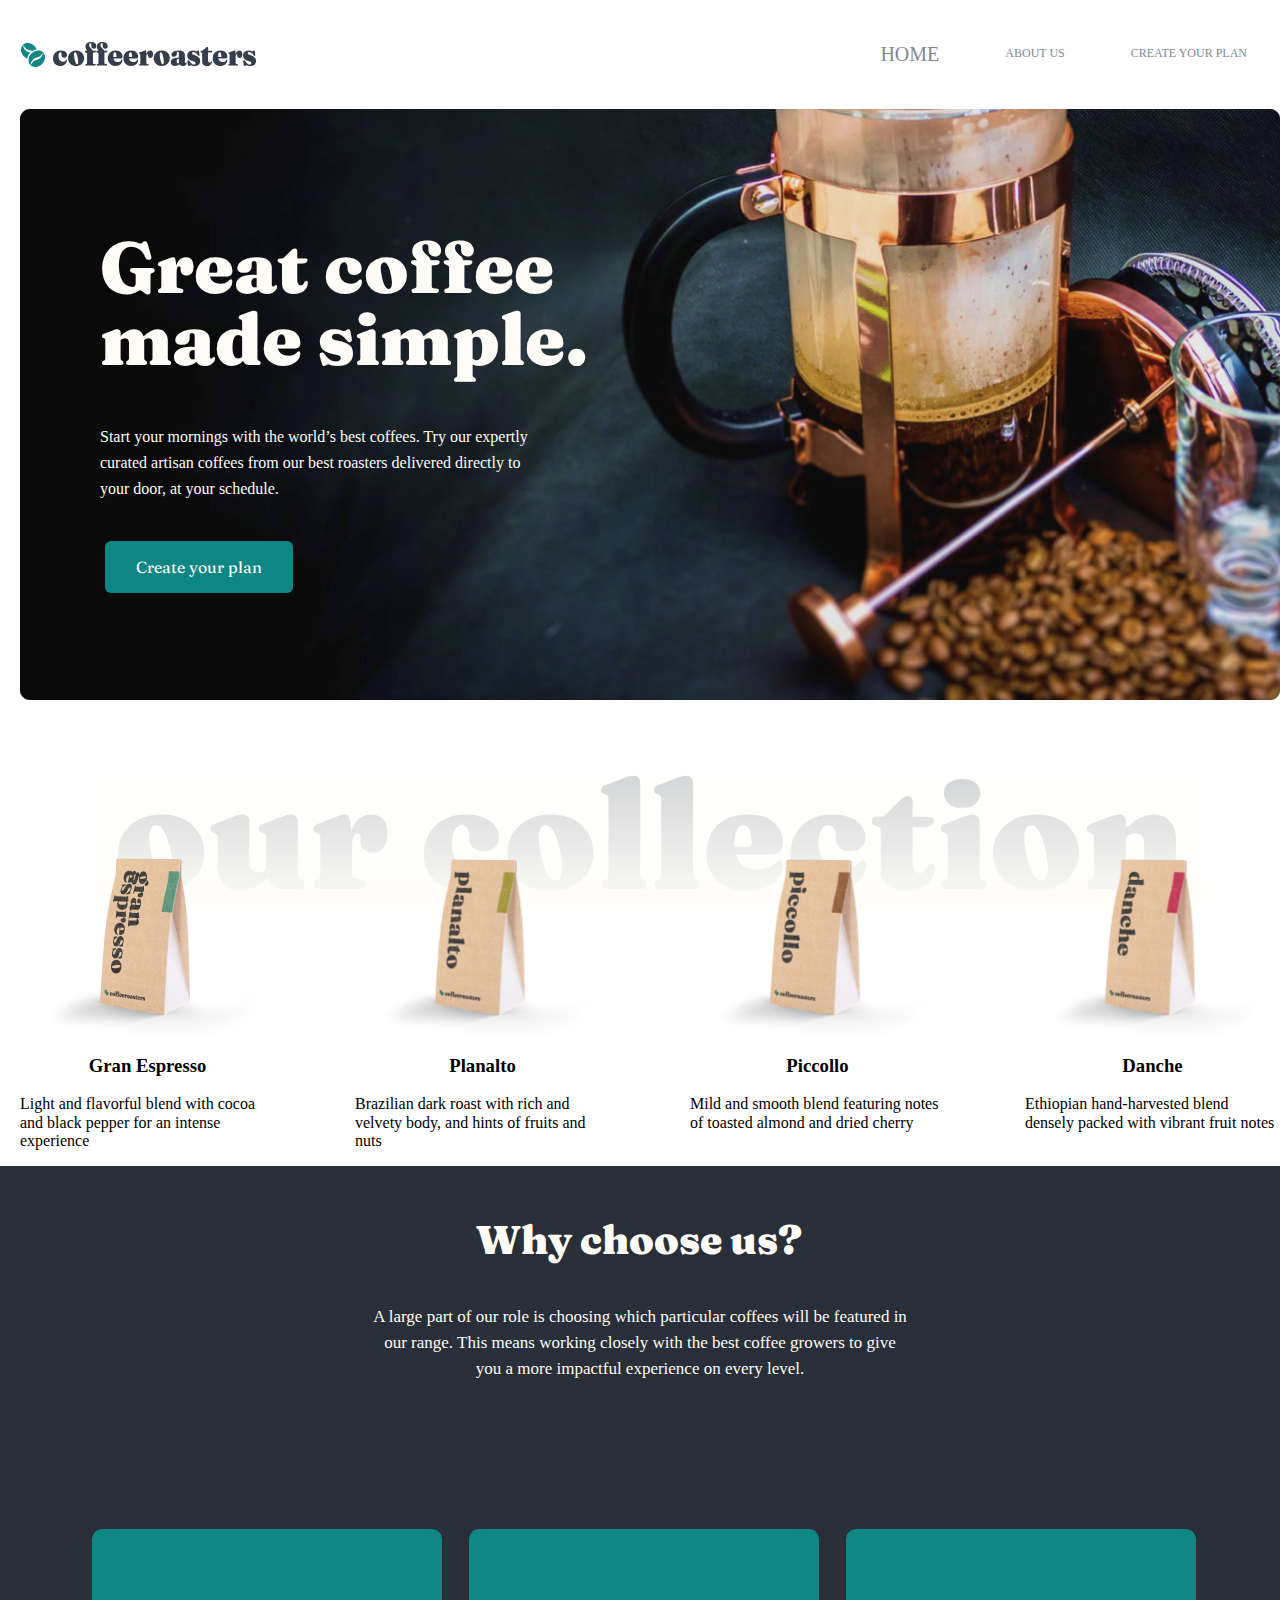
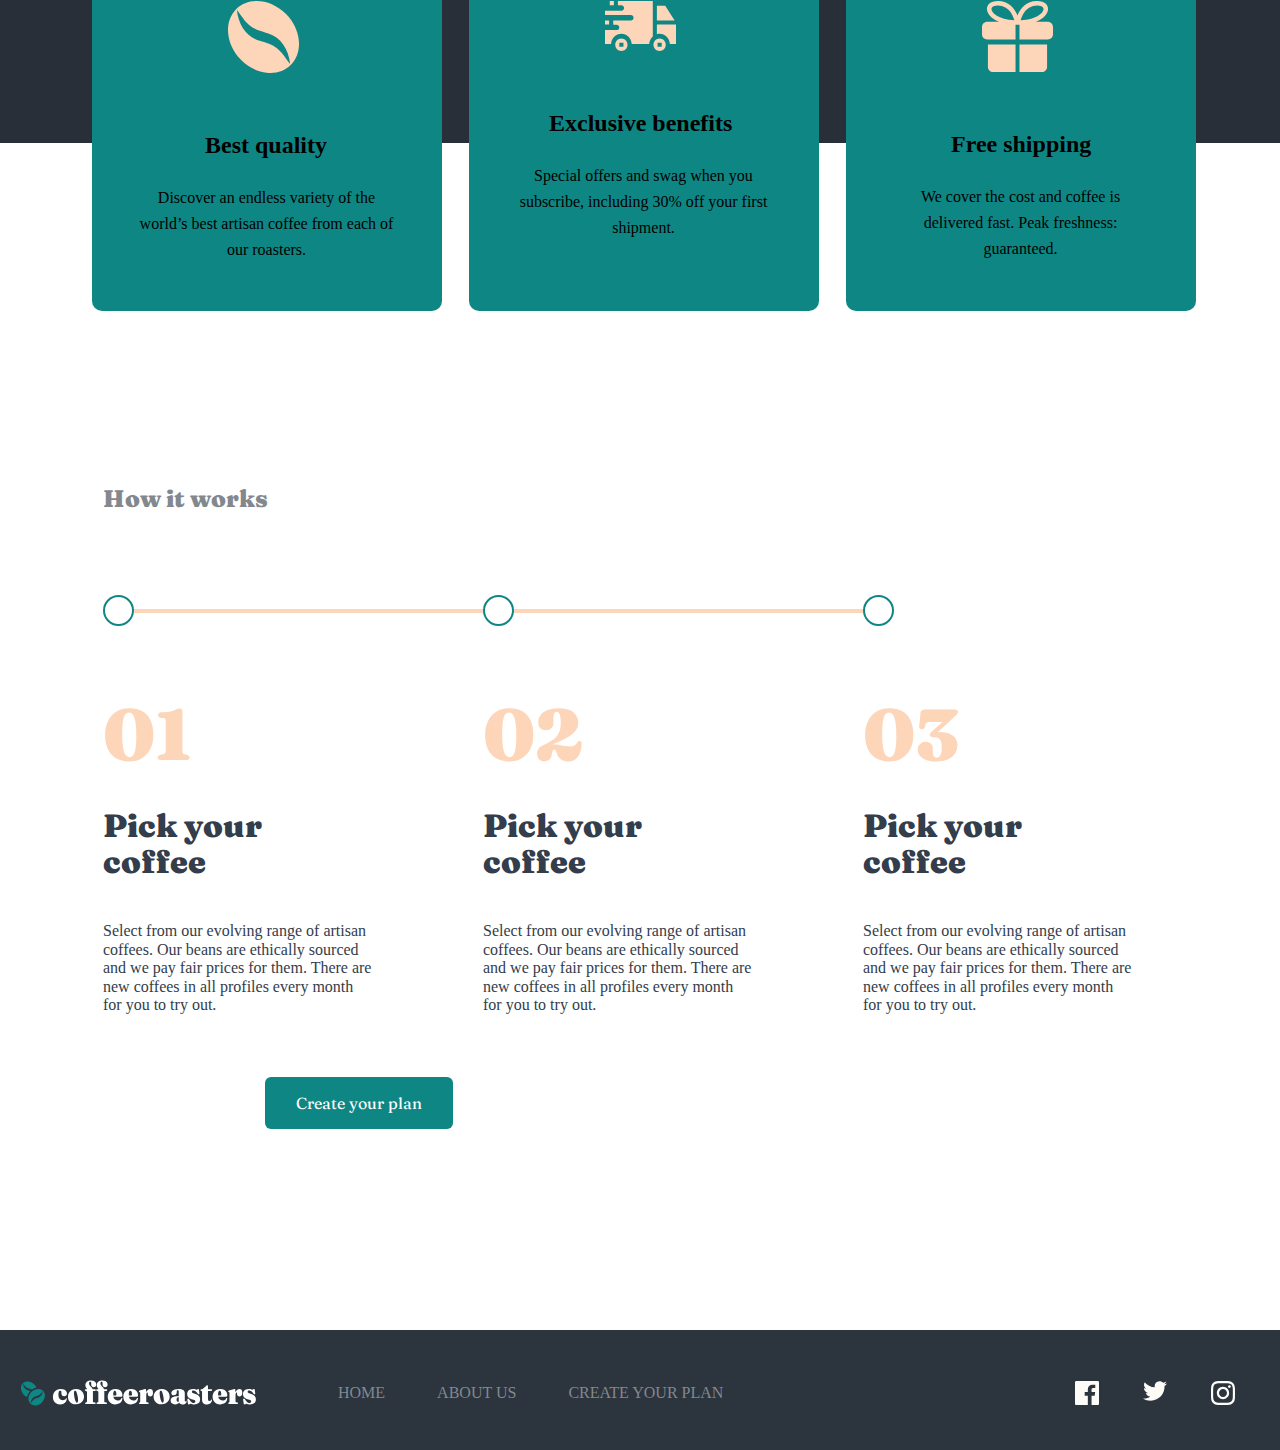
<file: index.html>
<!DOCTYPE html>
<html lang="en">
<head>
  <meta charset="UTF-8">
  <meta http-equiv="X-UA-Compatible" content="IE=edge">
  <meta name="viewport" content="width=device-width, initial-scale=1.0">
  <link rel="stylesheet" href="./css/main.css">
  <title>cofeeroasters</title>
  
  
</head>
<body>
  <header>
    <div class="header">
      <div class="container header__container">
        <a class="header__link" href="#">
          <img class="logo" src="./images/header/Group5.svg" alt="site_logo_cofee">
        </a>
        
        <nav class="header__nav">
          <ul class="header__list">
            <li class="header__item"><a class="header__nav-link--active" href="#">HOME</a></li>
            <li class="header__item"><a class="header__nav-link" href="about.html">ABOUT US</a></li>
            <li class="header__item"><a class="header__nav-link" href="#">CREATE YOUR PLAN</a></li>
          </ul>
        </nav>
      </div>
    </div>
  </header>
  
  <main>
    <section class="hero">
      <div class="container">
        <img class="hero-img" src="./images/main/mainhero.jpg" alt="" width="1280" height="600">
        <h1 class="basic">Great coffee made simple.</h1>
        <p class="text">Start your mornings with the world’s best coffees. Try our expertly curated artisan
          coffees from our best roasters delivered directly to your door, at your schedule.</p>
          <a class="hero__link" href="#">Create your plan</a>
        </div>
      </section>
      
      <section class="collection">
        <div class="container collection__basic">
          <ul class="collection__list">
            <li class="collection__item">
              <img class="collection__image" src="./images/collection/granEspresso.png" alt="cofee">
              
              <h3 class="collection__title">Gran Espresso</h3>
              
              <p class="collection__text">
                Light and flavorful blend with cocoa and black pepper for an intense experience
              </p>
            </li>
            <li class="collection__item">
              <img class="collection__image" src="./images/collection/planalto.png" alt="cofee">
              
              <h3 class="collection__title">Planalto</h3>
              
              <p class="collection__text">
                Brazilian dark roast with rich and velvety body, and hints of fruits and nuts
              </p>
            </li>
            <li class="collection__item">
              <img class="collection__image" src="./images/collection/piccollo.png" alt="cofee">
              
              <h3 class="collection__title">Piccollo</h3>
              
              <p class="collection__text">
                Mild and smooth blend featuring notes of toasted almond and dried cherry
              </p>
            </li>
            <li class="collection__item">
              <img class="collection__image" src="./images/collection/danche.png" alt="cofee">
              
              <h3 class="collection__title">Danche</h3>
              
              <p class="collection__text">
                Ethiopian hand-harvested blend densely packed with vibrant fruit notes
              </p>
            </li>
          </ul>
        </div>
      </section>
      
      <section class="container center__container">
        <h3 class="choose">Why choose us?</h3>
        <p class="choose__text">A large part of our role is choosing which particular coffees will be featured in
          our range. This means working closely with the best coffee growers to give you a more impactful
          experience on every level.</p>
          <div class="for__unit">
            <div class="quality">
              <img class="quality__img" src="./images/main/coffee-bean.svg" alt="" width="71" height="72">
              <h3 class="quality__text__name">Best quality</h3>
              <p class="quality__text">Discover an endless variety of the world’s best artisan coffee from each of
                our roasters.</p>
              </div>
              <div class="quality">
                <img class="quality__img" src="./images/main/Combined_Shape.svg" alt="" width="71" height="72">
                <h3 class="exclusive-benefits__text__name">Exclusive benefits</h3>
                <p class="quality__text">Special offers and swag when you subscribe, including 30% off your first
                  shipment.</p>
                </div>
                <div class="quality">
                  <img class="quality__img" src="./images/main/Combined_Shape (2).svg" alt="" width="71" height="72">
                  <h3 class="shipping__text__name">Free shipping</h3>
                  <p class="quality__text">We cover the cost and coffee is delivered fast. Peak freshness: guaranteed.
                  </p>
                </div>
              </div>
            </section>
            
            <section class="process">
              <div class="container process__container">
                <h2 class="proccess__heading">How it works</h2>
                <ol class="process__list">
                  <li class="process__item">
                    <div class="process__icon-line">
                      <span class="process__circle"></span>
                      <span class="process__line"></span>
                    </div>
                    <p class="process__number">01</p>
                    <h3 class="process__inner-heading">Pick your coffee</h3>
                    <p class="process__text">Select from our evolving range of artisan coffees. Our beans are
                      ethically sourced and we pay fair prices for them. There are new coffees in all profiles
                      every month for you to try out.</p>
                    </li>
                    <li class="process__item">
                      <div class="process__icon-line">
                        <span class="process__circle"></span>
                        <span class="process__line"></span>
                      </div>
                      <p class="process__number">02</p>
                      <h3 class="process__inner-heading">Pick your coffee</h3>
                      <p class="process__text">Select from our evolving range of artisan coffees. Our beans are
                        ethically sourced and we pay fair prices for them. There are new coffees in all profiles
                        every month for you to try out.</p>
                      </li>
                      <li class="process__item">
                        <div class="process__icon-line">
                          <span class="process__circle"></span>
                          
                        </div>
                        <p class="process__number">03</p>
                        <h3 class="process__inner-heading">Pick your coffee</h3>
                        <p class="process__text">Select from our evolving range of artisan coffees. Our beans are
                          ethically sourced and we pay fair prices for them. There are new coffees in all profiles
                          every month for you to try out.</p>
                        </li>
                      </ol>
                      <a class="hero__link" href="#">Create your plan</a>
                    </div>
                  </section>
                  
                  
                </main>
                
                <footer>
                  <div class="container footer">
                    <div class="footer__container">
                      <img class="footer__img" src="./images/main/Group5.svg" alt="">
                      <ul class="footer__list">
                        <li class="footer__item">
                          <a class="footer__link" href="#">HOME</a>
                        </li>
                        <li class="footer__item">
                          <a class="footer__link" href="#">ABOUT US</a>
                        </li>
                        <li class="footer__item">
                          <a class="footer__link" href="#">CREATE YOUR PLAN</a>
                        </li>
                      </ul>
                      <ul class="footer__list-2">
                        <li class="footer__item-mobile"><a class="instagram" href="#"><img class="instagram__img"
                          src="./images/main/facebook.svg" alt=""></a></li>
                          <li class="footer__item-mobile"><a class="instagram" href="#"><img class="instagram__img"
                            src="./images/main/twitter.svg" alt=""></a></li>
                            <li class="footer__item-mobile"><a class="instagram" href="#"><img class="instagram__img"
                              src="./images/main/instagram.svg" alt=""></a></li>
                            </ul>
                          </div>
                        </div>
                      </footer>
                      
                    </body>
                    </html>
</file>
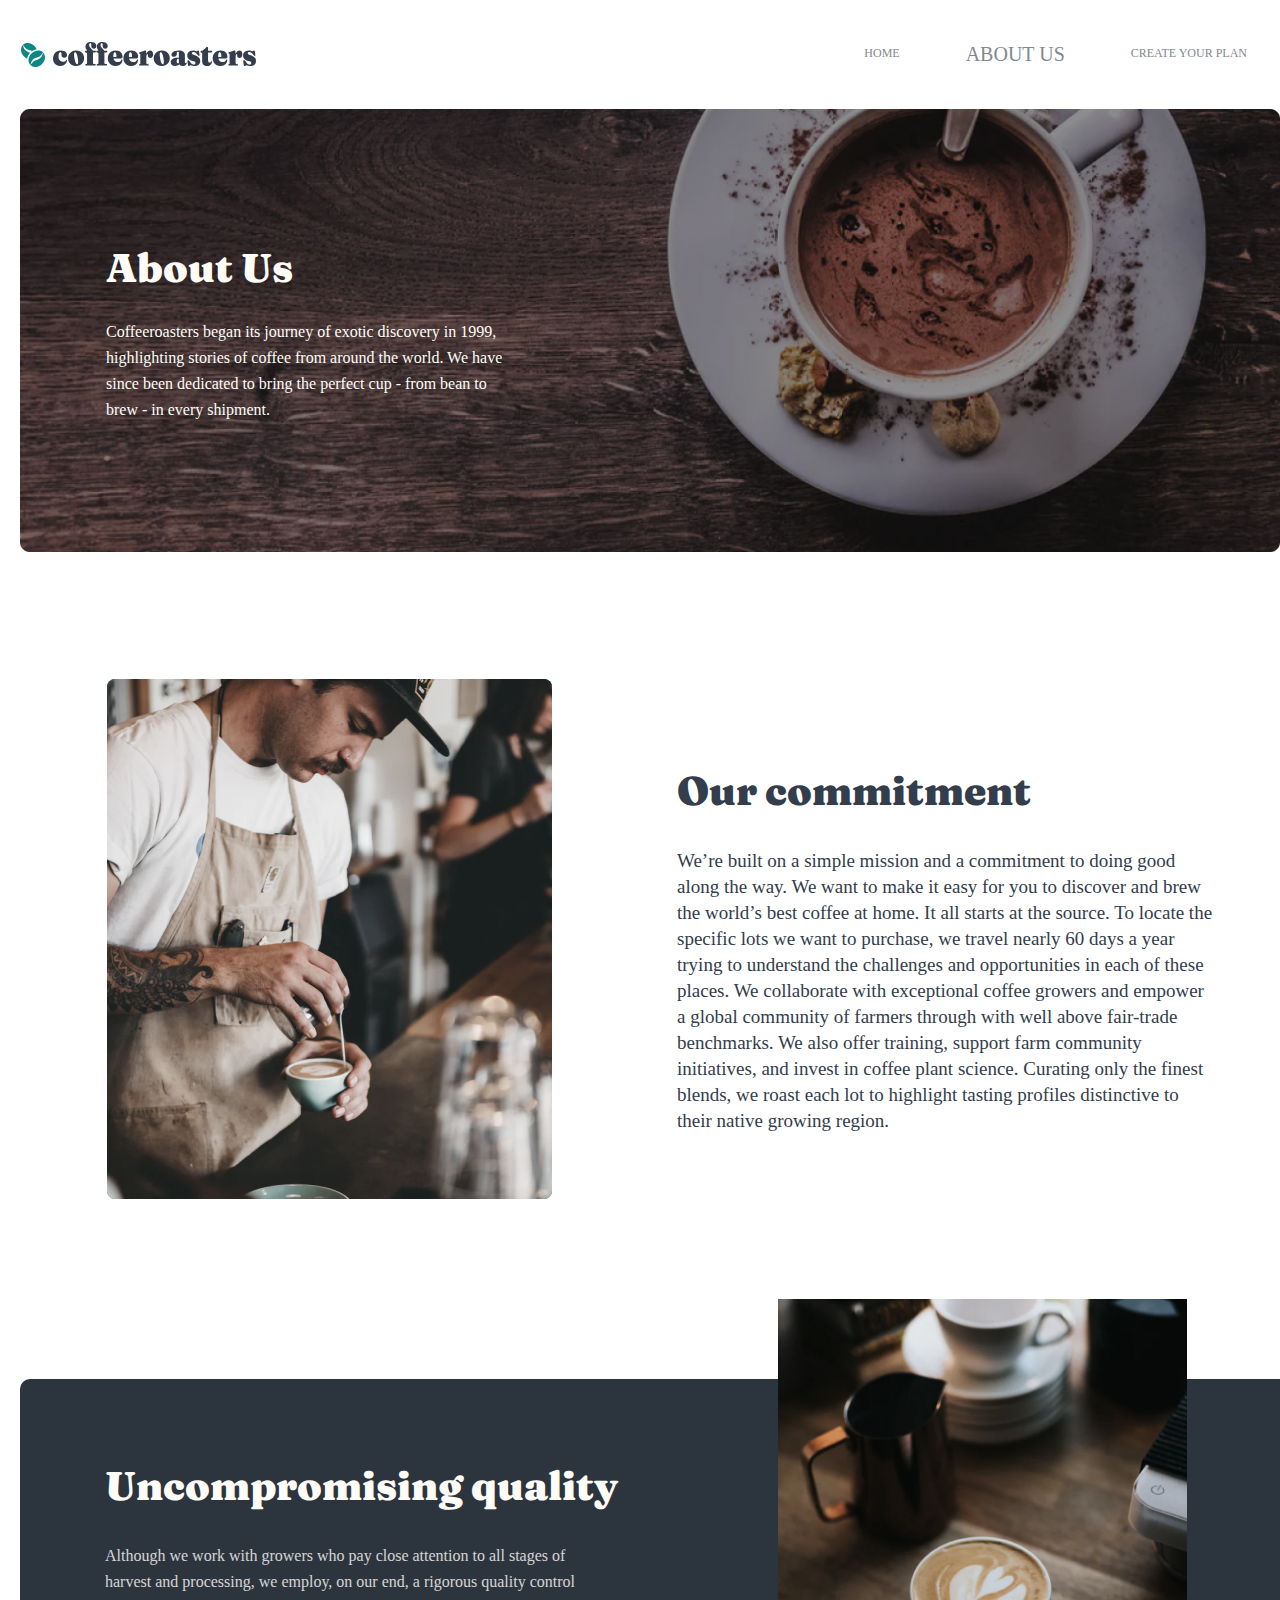
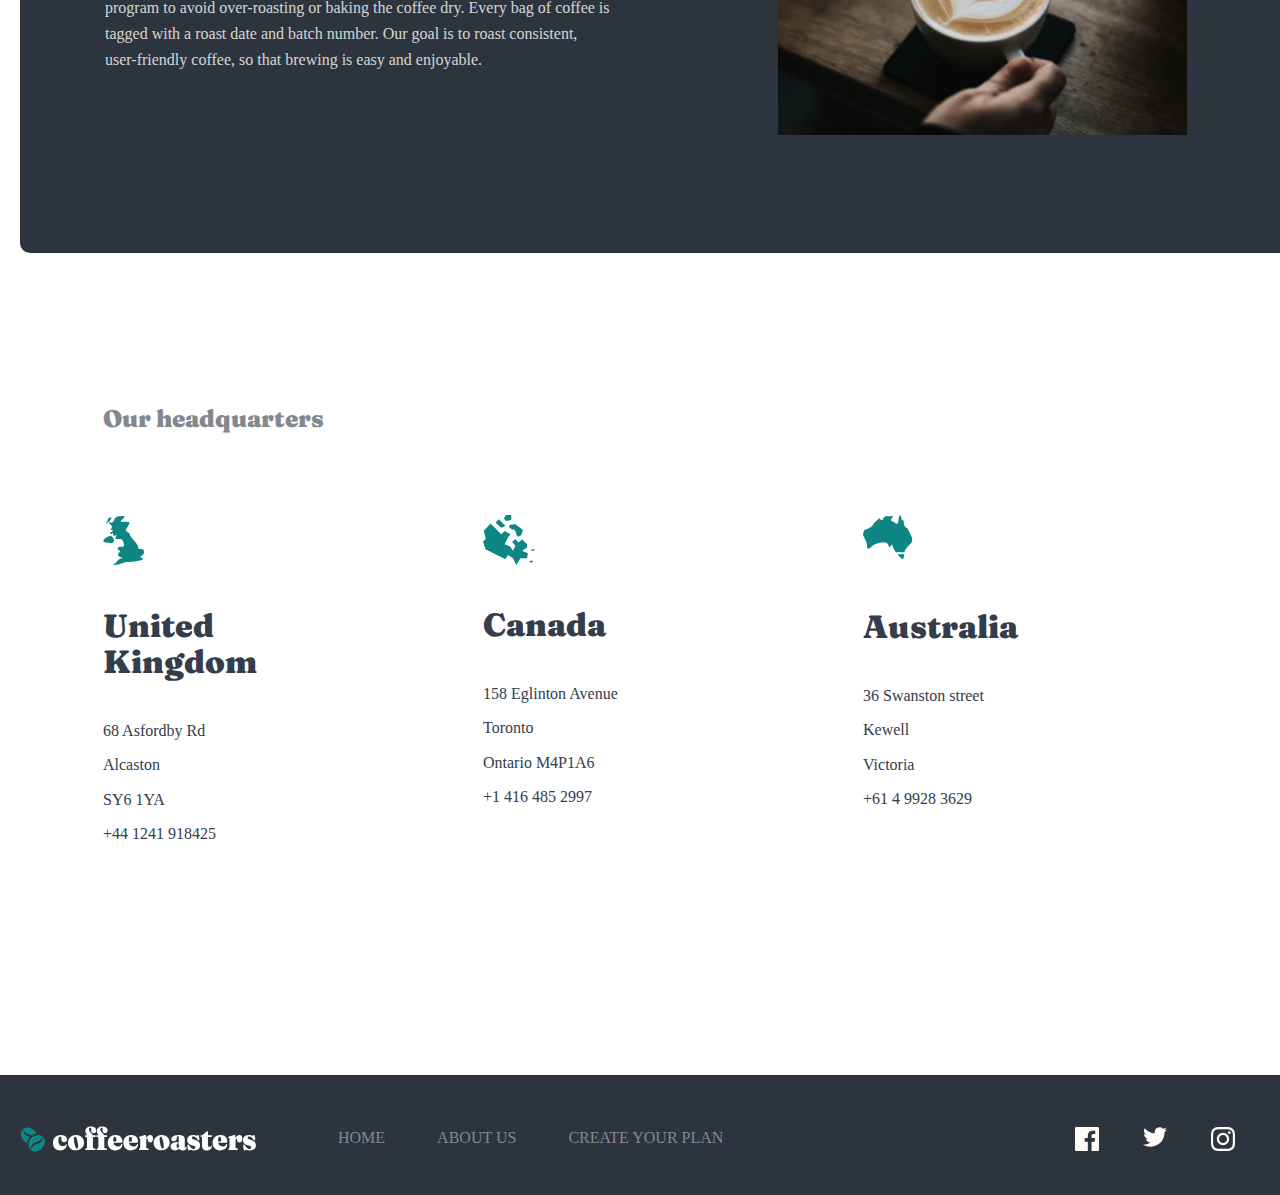
<file: about.html>
<!DOCTYPE html>
<html lang="en">
<head>
  <meta charset="UTF-8">
  <meta http-equiv="X-UA-Compatible" content="IE=edge">
  <meta name="viewport" content="width=device-width, initial-scale=1.0">
  <link rel="stylesheet" href="./css/main.css">
  <title>cofeeroasters</title>
  
  
</head>
<body>
  <header>
    <div class="header">
      <div class="container header__container">
        <a class="header__link" href="#">
          <img class="logo" src="./images/header/Group5.svg" alt="site_logo_cofee">
        </a>
        
        <nav class="header__nav">
          <ul class="header__list">
            <li class="header__item"><a class="header__nav-link" href="index.html">HOME</a></li>
            <li class="header__item"><a class="header__nav-link--active" href="about.html">ABOUT US</a></li>
            <li class="header__item"><a class="header__nav-link" href="#">CREATE YOUR PLAN</a></li>
          </ul>
        </nav>
      </div>
    </div>
  </header>
  
  <main>
    <section class="hero">
      <div class="container">
        <img class="hero-img" src="./images/header/about-us.jpg" alt="" width="1280" height="600">
        <h1 class="basic__about">About Us</h1>
        <p class="text__about">Coffeeroasters began its journey of exotic discovery in 1999, highlighting stories of coffee from around the world. We have since been dedicated to bring the perfect cup - from bean to brew - in every shipment.</p>
      </div>
    </section>
    
    <section class="commitment">
      <div class="container">
        <div class="commitment__all">
          <img class="commitment__img" src="./images/main/Bitmap.png" alt="">
          <div class="commitment__subject">
            <h2 class="subject" >Our commitment</h2>
            <p class="commitment__text">We’re built on a simple mission and a commitment to doing good along the way. We want to make it easy for you to discover and brew the world’s best coffee at home. It all starts at the source. To locate the specific lots we want to purchase, we travel nearly 60 days a year trying to understand the challenges and opportunities in each of these places. We collaborate with exceptional coffee growers and empower a global community of farmers through with well above fair-trade benchmarks. We also offer training, support farm community initiatives, and invest in coffee plant science. Curating only the finest blends, we roast each lot to highlight tasting profiles distinctive to their native growing region.</p>
          </div>
        </div>
      </div>
    </section>
    
    <section class="uncompromising">
      <div class="container uncompromising__container">
        <div class="uncompromising__subject">
          <div class="uncompromising__quality">
            <h2 class="uncompromising__first">Uncompromising quality</h2>
            <p class="uncompromising__text" >Although we work with growers who pay close attention to all stages of harvest and processing, we employ, on our end, a rigorous quality control program to avoid over-roasting or baking the coffee dry. Every bag of coffee is tagged with a roast date and batch number. Our goal is to roast consistent, user-friendly coffee, so that brewing is easy and enjoyable.</p>
          </div>
          <img class="uncompromising__img" src="./images/main/Bitmapcofee.png" alt="">
        </div>
      </div>
    </section>
    
    
    <section class="process">
      <div class="container process__container">
        <h2 class="proccess__heading">Our headquarters</h2>
        <ol class="process__list">
          <li class="process__item">
            
            <img class="shape" src="./images/main/britain.svg" alt="UK">
            <h3 class="process__inner-head">United Kingdom</h3>
            <p class="process__text">68  Asfordby Rd</p>
            <p class="process__text">Alcaston</p>
            <p class="process__text">SY6 1YA</p>
            <p class="process__text">+44 1241 918425</p>
          </li>
          <li class="process__item">
            
            <img class="shape" src="./images/main/canada.svg" alt="Canada">
            <h3 class="process__inner-head">Canada</h3>
            <p class="process__text">158 Eglinton Avenue</p>
            <p class="process__text">Toronto</p>
            <p class="process__text">Ontario M4P1A6</p>
            <p class="process__text">+1 416 485 2997</p>
          </li>
          <li class="process__item">
            
            <img class="shape" src="./images/main/australia.svg" alt="">
            <h3 class="process__inner-heading">Australia</h3>
            <p class="process__text">36 Swanston street</p>
            <p class="process__text">Kewell</p>
            <p class="process__text">Victoria</p>
            <p class="process__text">+61 4 9928 3629</p>
          </li>
        </ol>
      </div>
    </section>
    
    
    
  </main>
  
  <footer>
    <div class="container footer">
      <div class="footer__container">
        <img class="footer__img" src="./images/main/Group5.svg" alt="">
        <ul class="footer__list">
          <li class="footer__item">
            <a class="footer__link" href="#">HOME</a>
          </li>
          <li class="footer__item">
            <a class="footer__link" href="#">ABOUT US</a>
          </li>
          <li class="footer__item">
            <a class="footer__link" href="#">CREATE YOUR PLAN</a>
          </li>
        </ul>
        <ul class="footer__list-2">
          <li class="footer__item-mobile"><a class="instagram" href="#"><img class="instagram__img"
            src="./images/main/facebook.svg" alt=""></a></li>
            <li class="footer__item-mobile"><a class="instagram" href="#"><img class="instagram__img"
              src="./images/main/twitter.svg" alt=""></a></li>
              <li class="footer__item-mobile"><a class="instagram" href="#"><img class="instagram__img"
                src="./images/main/instagram.svg" alt=""></a></li>
              </ul>
            </div>
          </div>
        </footer>
        
      </body>
      </html>
</file>
<file: css/main.css>
/*ranglar uchun*/
/* yozuv turlari uchun */
/* fraunces-regular - latin */
@font-face {
  font-family: 'Fraunces';
  font-style: normal;
  font-weight: 400;
  src: local(""), url("../fonts/fraunces-v10-latin-regular.woff2") format("woff2"), url("../fonts/fraunces-v10-latin-regular.woff") format("woff");
  /* Chrome 6+, Firefox 3.6+, IE 9+, Safari 5.1+ */
}

/* fraunces-900 - latin */
@font-face {
  font-family: 'Fraunces';
  font-style: normal;
  font-weight: 900;
  src: local(""), url("../fonts/fraunces-v10-latin-900.woff2") format("woff2"), url("../fonts/fraunces-v10-latin-900.woff") format("woff");
  /* Chrome 6+, Firefox 3.6+, IE 9+, Safari 5.1+ */
}

/*! normalize.css v8.0.1 | MIT License | github.com/necolas/normalize.css */
/* Document
   ========================================================================== */
/**
 * 1. Correct the line height in all browsers.
 * 2. Prevent adjustments of font size after orientation changes in iOS.
 */
html {
  line-height: 1.15;
  /* 1 */
  -webkit-text-size-adjust: 100%;
  /* 2 */
}

/* Sections
   ========================================================================== */
/**
 * Remove the margin in all browsers.
 */
body {
  margin: 0;
}

/**
 * Render the `main` element consistently in IE.
 */
main {
  display: block;
}

/**
 * Correct the font size and margin on `h1` elements within `section` and
 * `article` contexts in Chrome, Firefox, and Safari.
 */
h1 {
  font-size: 2em;
  margin: 0.67em 0;
}

/* Grouping content
   ========================================================================== */
/**
 * 1. Add the correct box sizing in Firefox.
 * 2. Show the overflow in Edge and IE.
 */
hr {
  -webkit-box-sizing: content-box;
          box-sizing: content-box;
  /* 1 */
  height: 0;
  /* 1 */
  overflow: visible;
  /* 2 */
}

/**
 * 1. Correct the inheritance and scaling of font size in all browsers.
 * 2. Correct the odd `em` font sizing in all browsers.
 */
pre {
  font-family: monospace, monospace;
  /* 1 */
  font-size: 1em;
  /* 2 */
}

/* Text-level semantics
   ========================================================================== */
/**
 * Remove the gray background on active links in IE 10.
 */
a {
  background-color: transparent;
}

/**
 * 1. Remove the bottom border in Chrome 57-
 * 2. Add the correct text decoration in Chrome, Edge, IE, Opera, and Safari.
 */
abbr[title] {
  border-bottom: none;
  /* 1 */
  text-decoration: underline;
  /* 2 */
  -webkit-text-decoration: underline dotted;
          text-decoration: underline dotted;
  /* 2 */
}

/**
 * Add the correct font weight in Chrome, Edge, and Safari.
 */
b,
strong {
  font-weight: bolder;
}

/**
 * 1. Correct the inheritance and scaling of font size in all browsers.
 * 2. Correct the odd `em` font sizing in all browsers.
 */
code,
kbd,
samp {
  font-family: monospace, monospace;
  /* 1 */
  font-size: 1em;
  /* 2 */
}

/**
 * Add the correct font size in all browsers.
 */
small {
  font-size: 80%;
}

/**
 * Prevent `sub` and `sup` elements from affecting the line height in
 * all browsers.
 */
sub,
sup {
  font-size: 75%;
  line-height: 0;
  position: relative;
  vertical-align: baseline;
}

sub {
  bottom: -0.25em;
}

sup {
  top: -0.5em;
}

/* Embedded content
   ========================================================================== */
/**
 * Remove the border on images inside links in IE 10.
 */
img {
  border-style: none;
}

/* Forms
   ========================================================================== */
/**
 * 1. Change the font styles in all browsers.
 * 2. Remove the margin in Firefox and Safari.
 */
button,
input,
optgroup,
select,
textarea {
  font-family: inherit;
  /* 1 */
  font-size: 100%;
  /* 1 */
  line-height: 1.15;
  /* 1 */
  margin: 0;
  /* 2 */
}

/**
 * Show the overflow in IE.
 * 1. Show the overflow in Edge.
 */
button,
input {
  /* 1 */
  overflow: visible;
}

/**
 * Remove the inheritance of text transform in Edge, Firefox, and IE.
 * 1. Remove the inheritance of text transform in Firefox.
 */
button,
select {
  /* 1 */
  text-transform: none;
}

/**
 * Correct the inability to style clickable types in iOS and Safari.
 */
button,
[type="button"],
[type="reset"],
[type="submit"] {
  -webkit-appearance: button;
}

/**
 * Remove the inner border and padding in Firefox.
 */
button::-moz-focus-inner,
[type="button"]::-moz-focus-inner,
[type="reset"]::-moz-focus-inner,
[type="submit"]::-moz-focus-inner {
  border-style: none;
  padding: 0;
}

/**
 * Restore the focus styles unset by the previous rule.
 */
button:-moz-focusring,
[type="button"]:-moz-focusring,
[type="reset"]:-moz-focusring,
[type="submit"]:-moz-focusring {
  outline: 1px dotted ButtonText;
}

/**
 * Correct the padding in Firefox.
 */
fieldset {
  padding: 0.35em 0.75em 0.625em;
}

/**
 * 1. Correct the text wrapping in Edge and IE.
 * 2. Correct the color inheritance from `fieldset` elements in IE.
 * 3. Remove the padding so developers are not caught out when they zero out
 *    `fieldset` elements in all browsers.
 */
legend {
  -webkit-box-sizing: border-box;
          box-sizing: border-box;
  /* 1 */
  color: inherit;
  /* 2 */
  display: table;
  /* 1 */
  max-width: 100%;
  /* 1 */
  padding: 0;
  /* 3 */
  white-space: normal;
  /* 1 */
}

/**
 * Add the correct vertical alignment in Chrome, Firefox, and Opera.
 */
progress {
  vertical-align: baseline;
}

/**
 * Remove the default vertical scrollbar in IE 10+.
 */
textarea {
  overflow: auto;
}

/**
 * 1. Add the correct box sizing in IE 10.
 * 2. Remove the padding in IE 10.
 */
[type="checkbox"],
[type="radio"] {
  -webkit-box-sizing: border-box;
          box-sizing: border-box;
  /* 1 */
  padding: 0;
  /* 2 */
}

/**
 * Correct the cursor style of increment and decrement buttons in Chrome.
 */
[type="number"]::-webkit-inner-spin-button,
[type="number"]::-webkit-outer-spin-button {
  height: auto;
}

/**
 * 1. Correct the odd appearance in Chrome and Safari.
 * 2. Correct the outline style in Safari.
 */
[type="search"] {
  -webkit-appearance: textfield;
  /* 1 */
  outline-offset: -2px;
  /* 2 */
}

/**
 * Remove the inner padding in Chrome and Safari on macOS.
 */
[type="search"]::-webkit-search-decoration {
  -webkit-appearance: none;
}

/**
 * 1. Correct the inability to style clickable types in iOS and Safari.
 * 2. Change font properties to `inherit` in Safari.
 */
::-webkit-file-upload-button {
  -webkit-appearance: button;
  /* 1 */
  font: inherit;
  /* 2 */
}

/* Interactive
   ========================================================================== */
/*
 * Add the correct display in Edge, IE 10+, and Firefox.
 */
details {
  display: block;
}

/*
 * Add the correct display in all browsers.
 */
summary {
  display: list-item;
}

/* Misc
   ========================================================================== */
/**
 * Add the correct display in IE 10+.
 */
template {
  display: none;
}

/**
 * Add the correct display in IE 10.
 */
[hidden] {
  display: none;
}

html {
  height: 100%;
  scroll-behavior: smooth;
}

*, *::before, *::after {
  -webkit-box-sizing: border-box;
          box-sizing: border-box;
}

body {
  margin: 0;
  padding: 0;
}

main {
  -webkit-box-flex: 1;
      -ms-flex-positive: 1;
          flex-grow: 1;
}

img {
  max-width: 100%;
  height: auto;
  vertical-align: middle;
  -o-object-fit: cover;
     object-fit: cover;
}

ul, ol, li {
  list-style-type: none;
  margin: 0;
  padding: 0;
}

a {
  text-decoration: none;
}

.visually-hidden {
  clip: rect(0 0 0 0);
  -webkit-clip-path: inset(50%);
          clip-path: inset(50%);
  height: 1px;
  overflow: hidden;
  position: absolute;
  white-space: nowrap;
  width: 1px;
}

.container {
  width: 1300px;
  margin: 0 auto;
  padding: 0 20px;
  padding-top: 10px;
  padding-left: 20px;
  padding-right: 20px;
}

/* saytning tepa qismi uchun */
.hero__link {
  font-family: monospace;
  font-family: 'Fraunces', 'Arial', 'sans-serif';
  margin-left: 85px;
  background-color: #0E8784;
  color: #FFFFFF;
  padding: 16px 31px;
  border-radius: 6px;
}

.hero__link:hover {
  background-color: #66D2CF;
}

.hero__link:active {
  background-color: rgba(226, 236, 236, 0.685);
}

.header {
  width: 1300px;
  display: -webkit-box;
  display: -ms-flexbox;
  display: flex;
  -webkit-box-pack: justify;
      -ms-flex-pack: justify;
          justify-content: space-between;
  -webkit-box-align: center;
      -ms-flex-align: center;
          align-items: center;
  margin-left: auto;
  margin-right: auto;
}

.header__container {
  width: 1300px;
  display: -webkit-box;
  display: -ms-flexbox;
  display: flex;
  -webkit-box-pack: justify;
      -ms-flex-pack: justify;
          justify-content: space-between;
  -webkit-box-align: center;
      -ms-flex-align: center;
          align-items: center;
  margin-left: auto;
  margin-right: auto;
}

.header__list {
  display: -webkit-box;
  display: -ms-flexbox;
  display: flex;
}

.header__item {
  padding: 33px;
}

.header__nav-link--active {
  font-size: 20px;
  color: #83888F;
}

.header__nav-link--active:hover {
  color: red;
}

.header__nav-link {
  display: inline-block;
  color: #83888F;
  font-size: 12px;
  line-height: 15px;
}

.header__nav-link:hover {
  color: #333D4B;
}

.header__nav-link:active {
  color: rgba(226, 236, 236, 0.685);
}

/* main ichidagi sectionlar */
.basic {
  font-family: monospace;
  font-family: 'Fraunces', 'Arial', 'sans-serif';
  width: 493px;
  height: 145px;
  font-weight: 900;
  font-size: 72px;
  line-height: 72px;
  /* color: #FEFCF7; */
  margin-top: -479px;
  margin-left: 80px;
  color: #FEFCF7;
}

.text {
  max-width: 445px;
  height: 78px;
  font-size: 16px;
  line-height: 26px;
  margin-top: 20px;
  margin-left: 80px;
  margin-bottom: 56px;
  color: #FEFCF7;
}

.hero-img {
  padding-bottom: 10px;
}

/* collection */
.collection {
  margin-top: 136px;
}

.collection__basic {
  background-image: url("../../images/collection/our_collection.svg");
  background-repeat: no-repeat;
  background-position: center top;
  padding-top: 130px;
}

.collection__list {
  display: -webkit-box;
  display: -ms-flexbox;
  display: flex;
  -webkit-box-pack: justify;
      -ms-flex-pack: justify;
          justify-content: space-between;
}

.collection__item {
  width: 255px;
}

.collection__image {
  width: 255px;
  height: 193px;
  -o-object-fit: contain;
     object-fit: contain;
}

.collection__title {
  text-align: center;
}

/* center */
.center__container {
  max-width: 1280px;
  height: 577px;
  background-color: #282F38;
  margin-bottom: 200px;
}

.choose {
  font-family: monospace;
  font-family: 'Fraunces', 'Arial', 'sans-serif';
  width: 328px;
  display: -webkit-box;
  display: -ms-flexbox;
  display: flex;
  -webkit-box-pack: justify;
      -ms-flex-pack: justify;
          justify-content: space-between;
  -webkit-box-align: center;
      -ms-flex-align: center;
          align-items: center;
  margin-left: auto;
  margin-right: auto;
  color: #FEFCF7;
  font-weight: 900;
  font-size: 40px;
  line-height: 48px;
}

.choose__text {
  width: 540px;
  display: -webkit-box;
  display: -ms-flexbox;
  display: flex;
  -webkit-box-pack: justify;
      -ms-flex-pack: justify;
          justify-content: space-between;
  -webkit-box-align: center;
      -ms-flex-align: center;
          align-items: center;
  margin-left: auto;
  margin-right: auto;
  color: #FEFCF7;
  font-weight: 400;
  font-size: 17px;
  line-height: 26px;
  text-align: center;
}

/* center quality */
.quality {
  max-width: 350px;
  height: 382px;
  background-color: #0E8784;
  border-radius: 10px;
  margin-top: 130px;
  margin-left: 27px;
}

.quality__img {
  margin-top: 72px;
  margin-right: 143px;
  margin-left: 136px;
}

.quality__text__name {
  margin-top: 56px;
  margin-left: 113px;
  margin-right: 48px;
  font-weight: 900;
  font-size: 24px;
  line-height: 32px;
}

.quality__text {
  max-width: 255px;
  height: 78px;
  font-weight: 400;
  font-size: 16px;
  line-height: 26px;
  margin-top: 24px;
  margin-left: 47px;
  margin-right: 48px;
  margin-bottom: 48px;
  text-align: center;
}

.for__unit {
  display: -webkit-box;
  display: -ms-flexbox;
  display: flex;
  -webkit-box-align: center;
      -ms-flex-align: center;
          align-items: center;
  margin-left: 45px;
}

.exclusive-benefits__text__name {
  margin-top: 56px;
  margin-left: 80px;
  margin-right: 48px;
  font-weight: 900;
  font-size: 24px;
  line-height: 32px;
}

.shipping__text__name {
  margin-top: 56px;
  margin-left: 105px;
  margin-right: 48px;
  font-weight: 900;
  font-size: 24px;
  line-height: 32px;
}

/* process */
.process {
  margin-top: 200px;
}

.process__container {
  margin-left: auto;
  margin-right: auto;
  padding-left: 180px;
  padding-right: 1px;
}

.proccess__heading {
  font-weight: 900;
  font-size: 24px;
  line-height: 32px;
  color: #83888F;
  font-family: monospace;
  font-family: 'Fraunces', 'Arial', 'sans-serif';
  margin-bottom: 80px;
  margin-top: 130px;
  margin-left: -77px;
}

.process__list {
  display: -webkit-box;
  display: -ms-flexbox;
  display: flex;
  -webkit-box-align: start;
      -ms-flex-align: start;
          align-items: flex-start;
  margin-bottom: 64px;
  margin-left: -77px;
}

.process__item {
  width: 380px;
}

.process__icon-line {
  display: -webkit-box;
  display: -ms-flexbox;
  display: flex;
  -webkit-box-align: center;
      -ms-flex-align: center;
          align-items: center;
  margin-bottom: 61px;
  margin-left: 0;
}

.process__circle {
  display: inline-block;
  width: 31px;
  height: 31px;
  border-radius: 50%;
  border: 2px solid #0E8784;
}

.process__line {
  display: inline-block;
  width: 350px;
  height: 4px;
  background-color: #FDD6BA;
}

.process__number {
  font-weight: 900;
  font-size: 72px;
  line-height: 72px;
  color: #FDD6BA;
  font-family: monospace;
  font-family: 'Fraunces', 'Arial', 'sans-serif';
  margin-bottom: 38px;
}

.process__inner-heading {
  font-weight: 900;
  font-size: 32px;
  line-height: 36px;
  color: #333D4B;
  margin: 0;
  margin-bottom: 42px;
  font-family: monospace;
  font-family: 'Fraunces', 'Arial', 'sans-serif';
  max-width: 255px;
}

.process__text {
  max-width: 270px;
  color: #333D4B;
}

/* about.html */
/* first */
.basic__about {
  font-family: monospace;
  font-family: 'Fraunces', 'Arial', 'sans-serif';
  width: 188px;
  height: 48px;
  font-weight: 900;
  font-size: 40px;
  line-height: 48px;
  /* color: #FEFCF7; */
  margin-top: -318px;
  margin-left: 86px;
  color: #FEFCF7;
}

.text__about {
  font-family: 'Barlow';
  font-style: normal;
  width: 415px;
  height: 104px;
  font-size: 16px;
  line-height: 26px;
  margin-top: 20px;
  margin-left: 86px;
  margin-bottom: 56px;
  color: #FEFCF7;
}

.commitment__all {
  display: -webkit-box;
  display: -ms-flexbox;
  display: flex;
}

.subject {
  font-family: monospace;
  font-family: 'Fraunces', 'Arial', 'sans-serif';
  font-style: normal;
  font-weight: 900;
  font-size: 40px;
  line-height: 48px;
  /* identical to box height, or 120% */
  color: #333D4B;
}

.commitment__text {
  font-family: 'Barlow';
  font-style: normal;
  width: 540px;
  height: 260px;
  font-weight: 400;
  font-size: 19px;
  line-height: 26px;
  /* or 162% */
  color: #333D4B;
}

.commitment__subject {
  margin: 245px 10px 10px 125px;
}

.commitment__img {
  width: 445px;
  height: 520px;
  margin: 190px 0 0 87px;
  background: #0E8784;
  border-radius: 8px;
}

/* uncompromising */
.uncompromising__subject {
  display: -webkit-box;
  display: -ms-flexbox;
  display: flex;
  width: 1280px;
  height: 474px;
  left: 80px;
  top: 1507px;
  background: #2C343E;
  border-radius: 10px;
  margin-top: 170px;
  margin-bottom: -190px;
}

.uncompromising__first {
  font-family: monospace;
  font-family: 'Fraunces', 'Arial', 'sans-serif';
  font-weight: 900;
  font-size: 40px;
  line-height: 48px;
  /* identical to box height, or 120% */
  color: #FEFCF7;
}

.uncompromising__text {
  font-family: 'Barlow';
  font-style: normal;
  width: 507px;
  height: 130px;
  font-weight: 400;
  font-size: 16px;
  line-height: 26px;
  /* or 162% */
  color: #FEFCF7;
  mix-blend-mode: normal;
  opacity: 0.8;
}

.uncompromising__quality {
  margin: 50px 0 0 85px;
}

.uncompromising__img {
  margin: -80px 0 118px 160px;
}

.process__text-2 {
  width: 285px;
  height: 107px;
  font-family: 'Barlow';
  font-style: normal;
  font-weight: 400;
  font-size: 16px;
  line-height: 26px;
  /* or 162% */
  color: #333D4B;
}

.process__inner-head {
  width: 271px;
  font-weight: 900;
  font-size: 32px;
  line-height: 36px;
  color: #333D4B;
  margin: 0;
  margin-bottom: 42px;
  margin-top: -8px;
  font-family: monospace;
  font-family: 'Fraunces', 'Arial', 'sans-serif';
}

.shape {
  margin-bottom: 50px;
}

/* saytning pastgi stillar uchun */
.footer {
  max-width: 1280px;
  height: 120px;
  margin-top: 216px;
  margin-left: auto;
  margin-right: auto;
  background-color: #2C343E;
}

.footer__container {
  display: -webkit-box;
  display: -ms-flexbox;
  display: flex;
  -webkit-box-align: center;
      -ms-flex-align: center;
          align-items: center;
  margin-top: 18px;
}

.footer__list {
  display: -webkit-box;
  display: -ms-flexbox;
  display: flex;
  margin-left: 56px;
}

.footer__item {
  padding: 26px;
}

.footer__link {
  color: #83888F;
}

.footer__link:hover {
  color: #FEFCF7;
}

.footer__link:active {
  color: rgba(226, 236, 236, 0.685);
}

.instagram__img {
  padding: 2px;
}

.footer__item-mobile {
  padding: 20px;
}

.footer__list-2 {
  display: -webkit-box;
  display: -ms-flexbox;
  display: flex;
  margin-left: 304px;
}
/*# sourceMappingURL=main.css.map */
</file>
